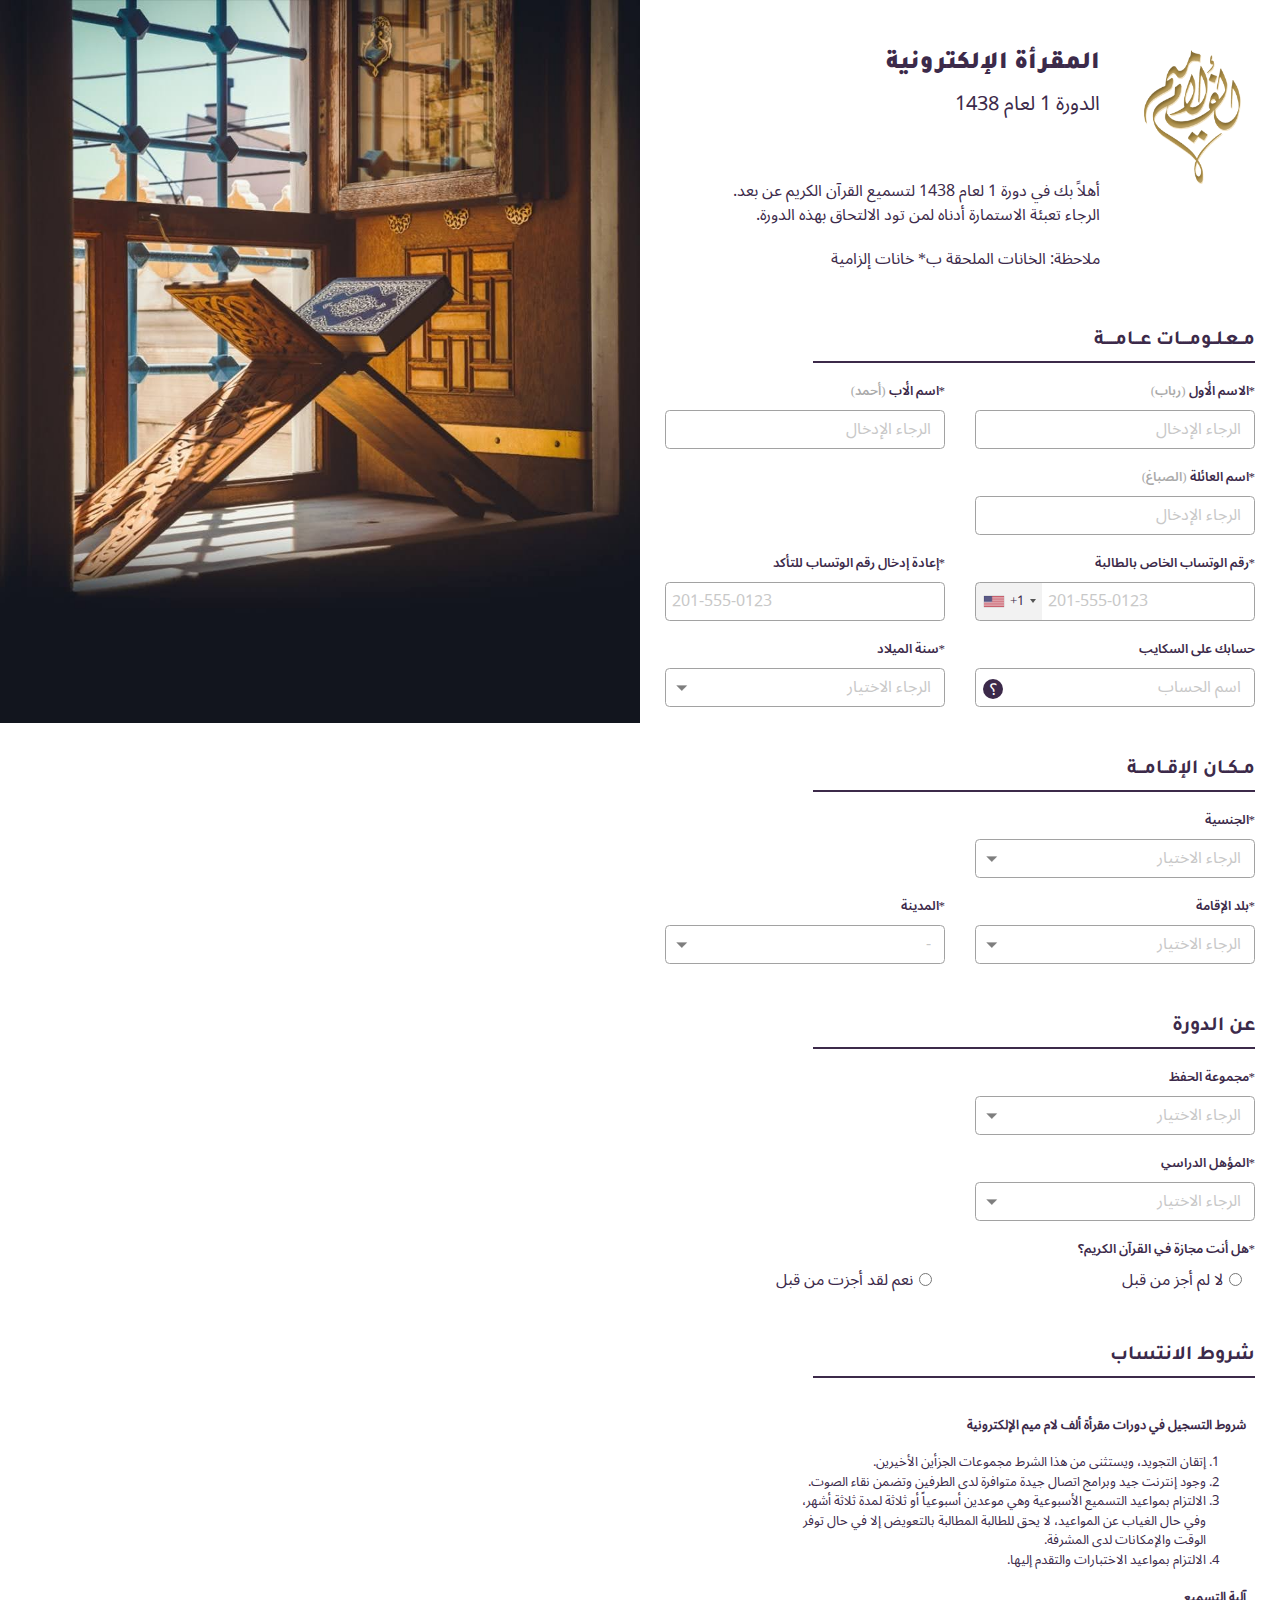
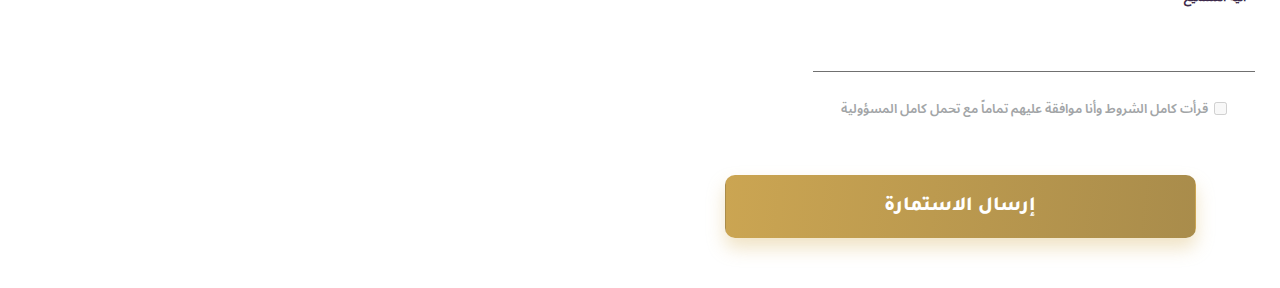
<file: index.html>
<!DOCTYPE HTML>
<html lang="ar">

<head>
    <meta charset="utf-8" />
    <meta http-equiv="X-UA-Compatible" content="IE=edge" />
    <meta name="viewport" content="width=device-width, initial-scale=1" />
    <title>
        ALM
    </title>
    <!--  bootstrap  -->
    <link rel="stylesheet" href="css/bootstrap.min.css" />
    <!--  sumo select  -->
    <link rel="stylesheet" href="css/sumoselect.min.css" />
    <!--  intlTelInput  -->
    <link rel="stylesheet" href="css/intlTelInput.min.css">
    <!--  country region select  -->
    <!-- link to ar language po file -->
    <link rel="gettext" type="application/x-po" href="languages/ar/LC_MESSAGES/ar.po" />
    <!--  main css style file  -->
    <link rel="stylesheet" href="css/style.css" />

    <!-- HTML5 Shim and Respond.js IE8 support of HTML5 elements and media queries -->
    <!--[if lt IE 9]>
    <script src="https://oss.maxcdn.com/html5shiv/3.7.3/html5shiv.min.js"></script>
    <script src="https://oss.maxcdn.com/respond/1.4.2/respond.min.js"></script>
    <![endif]-->
</head>

<body class="register-page">
    <section class="loading-overlay" style="display: block">
        <div class="spinner">
            <div class="dot1"></div>
            <div class="dot2"></div>
        </div>
    </section>

    <div class="page-content-wrapper">
        <div class="container">
            <header>
                <div class="row mb-5">
                    <div class="col-3">
                        <div class="logo-wrapper">
                            <a class="logo-link" href="#">
                                <img src="images/alm.png" class="logo" />
                            </a>
                        </div>
                    </div>
                    <div class="col">
                        <h2 class="title">المقرأة الإلكترونية</h2>
                        <div class="course">الدورة 1 لعام 1438</div>
                        <p class="details">
                            أهلاً بك في دورة 1 لعام 1438 لتسميع القرآن الكريم عن بعد.
                            <br>الرجاء تعبئة الاستمارة أدناه لمن تود الالتحاق بهذه الدورة.
                        </p>
                        <small class="star-note">ملاحظة: الخانات الملحقة ب* خانات إلزامية</small>
                    </div>
                </div>
            </header>

            <form id="register-form" class="needs-validation" novalidate autocomplete="off">
                <div id="error-message" class="text-danger mb-2 d-none">*الرجاء التحقق من المعلومات المدخلة</div>
                <input type="hidden" name="id">
                <section>
                    <div class="section-header">
                        <div class="title"> مــعـلــومــــات عـــامـــــة</div>
                        <hr>
                    </div>
                    <div class="row">
                        <div class="form-group col-md-6">
                            <label for="first_name">الاسم الأول <span class="name-example">(رباب)</span>*</label>
                            <input type="text" class="form-control" id="first_name" name="first_name" placeholder="الرجاء الإدخال" maxlength="20" required>
                            <div class="field-error-msg d-none"></div>
                        </div>
                        <div class="form-group col-md-6">
                            <label for="father_name">اسم الأب <span class="name-example">(أحمد)</span>*</label>
                            <input type="text" class="form-control" id="father_name" name="father_name" placeholder="الرجاء الإدخال" maxlength="20" required>
                            <div class="field-error-msg d-none"></div>
                        </div>
                        <div class="form-group col-md-6">
                            <label for="last_name">اسم العائلة <span class="name-example">(الصباغ)</span>*</label>
                            <input type="text" class="form-control" id="last_name" name="last_name" placeholder="الرجاء الإدخال" maxlength="20" required>
                            <div class="field-error-msg d-none"></div>
                        </div>
                        <div class="w-100"></div>
                        <div class="form-group col-md-6">
                            <label for="phone">رقم الوتساب الخاص بالطالبة*</label>
                            <input type="tel" class="form-control phone-input" id="phone" name="phoneNoCode" maxlength="15" required>
                            <span id="valid-msg" class="d-none">✓ الرقم صحيح</span>
                            <span id="error-msg" class="d-none"></span>
                            <div class="field-error-msg d-none"></div>
                        </div>
                        <div class="form-group col-md-6">
                            <label for="">إعادة إدخال رقم الوتساب للتأكد*</label>
                            <input type="tel" class="form-control phone-input" id="phone-confirm" placeholder="" name="" maxlength="15" required>
                            <div class="field-error-msg d-none"></div>
                        </div>

                        <div class="col-12 mb-3 mt-n3 d-none">
                            <div id="phone-match-note" class="text-danger"></div>
                        </div>

                        <div class="form-group col-md-6">
                            <label for="">حسابك على السكايب</label>
                            <input type="text" class="form-control" id="" name="skype" placeholder="اسم الحساب">
                            <img src="images/Question%20Mark.svg" class="info-icon" alt="Details" data-toggle="tooltip" data-placement="bottom" title="إن كان سكايب غير متوفر يرجى تزويدنا ببريدك الإلكتروني">
                        </div>
                        <div class="form-group col-md-6">
                            <label for="">سنة الميلاد*</label>
                            <select name="birthday" class="sumo-select form-control" id="birthday-select" required placeholder="الرجاء الاختيار">
                                <option selected disabled class="d-none" value=""></option>
                            </select>
                        </div>
                    </div>
                </section>

                <section>
                    <div class="section-header">
                        <div class="title"> مــكــان الإقــامـــة</div>
                        <hr>
                    </div>
                    <div class="row">
                        <div class="form-group col-md-6">
                            <label for="">الجنسية*</label>
                            <select name="nationality" id="nationality-select" class="form-control sumo-select-search" required placeholder="الرجاء الاختيار">
                                <option selected disabled class="d-none" value=""></option>
                            </select>
                        </div>
                        <div class="w-100"></div>
                        <div class="form-group col-md-6">
                            <label for="">بلد الإقامة*</label>
                            <select name="country" id="country-select" class="form-control sumo-select-search" required placeholder="الرجاء الاختيار">
                                <option selected disabled class="d-none" value=""></option>
                            </select>
                        </div>
                        <div class="form-group col-md-6">
                            <label for="">المدينة*</label>
                            <select name="city" id="city-select" class="form-control sumo-select-search" required placeholder="-">
                                <option selected disabled class="d-none" value=""></option>
                            </select>
                        </div>
                    </div>
                </section>

                <section>
                    <div class="section-header">
                        <div class="title"> عن الدورة</div>
                        <hr>
                    </div>
                    <div class="row">
                        <div class="form-group col-md-6">
                            <label for="">مجموعة الحفظ*</label>
                            <select name="quranSubject" class="sumo-select form-control" id="subject-select" placeholder="الرجاء الاختيار" required>
                                <option selected disabled class="d-none" value=""></option>
                                
                            </select>
                        </div>
                        <div class="form-group col-md-6 d-none" id="part-wrapper">
                            <label for="" class="d-block">من الجزء*</label>
                            <select name="part" class="sumo-select form-control" id="from-part-select" placeholder="10" required>
                                <option selected class="d-none" value=""></option>
                            
                            </select>
                            <span id="part-error">الرجاء إدخال قيمة صحيحة</span><span id="to-part-text">إلى الجزء</span> <span id="to-part"></span>
                        </div>
                        <div class="w-100"></div>

                        <div class="form-group col-md-6">
                            <label for="">المؤهل الدراسي*</label>
                            <select name="study" class="sumo-select form-control" id="study-select" placeholder="الرجاء الاختيار" required>
                                <option selected disabled class="d-none" value=""></option>
                                <option value="1">لا يوجد</option>
                                <option value="6">شهادة إبتدائية</option>
                                <option value="2">شهادة إعدادية</option>
                                <option value="3">شهادة الثانوية العامة</option>
                                <option value="4">إجازة جامعية</option>
                                <option value="5">دراسات عليا</option>
                            </select>
                        </div>
                        <div class="form-group col-md-6 d-none" id="study-sp-wrapper">
                            <label for="study-sp">الاختصاص</label>
                            <input type="text" class="form-control" id="study-sp" name="specialization" placeholder="الرجاء الإدخال">
                            <div class="field-error-msg d-none"></div>
                        </div>
                        <div class="w-100"></div>
                        <div class="form-group col-12">
                            <label class="d-block">هل أنت مجازة في القرآن الكريم؟*</label>
                            <div class="row">
                                <div class="col-md-6 mb-2 mb-md-0">
                                    <div class="form-check form-check-inline">
                                        <input class="form-check-input" type="radio" name="holy_quran" id="holy_quran1" value="1" required>
                                        <label class="form-check-label radio-text" for="holy_quran1">نعم لقد أجزت من قبل</label>
                                    </div>
                                </div>
                                <div class="col-md-6">
                                    <div class="form-check form-check-inline">
                                        <input class="form-check-input" type="radio" name="holy_quran" id="holy_quran2" value="0">
                                        <label class="form-check-label radio-text" for="holy_quran2">لا لم أجز من قبل</label>
                                    </div>
                                </div>
                            </div>
                        </div>
                    </div>
                </section>
                <section class="mb-5">
                    <div class="section-header">
                        <div class="title">
                            شروط الانتساب
                            <hr>
                        </div>
                    </div>
                    
                    <div id="policies" class="policies px-2" style="direction: rtl;">
                        <div class="field-error-msg d-none"></div>
                        <p>
                            <strong>شروط التسجيل في دورات مقرأة ألف لام ميم الإلكترونية</strong>
                        </p>
                        <ol type="1" >
                            <li>إتقان التجويد، ويستثنى من هذا الشرط مجموعات الجزأين الأخيرين.</li>
                            <li>وجود إنترنت جيد وبرامج اتصال جيدة متوافرة لدى الطرفين وتضمن نقاء الصوت.</li>
                            <li>الالتزام بمواعيد التسميع الأسبوعية وهي موعدين أسبوعياً أو ثلاثة لمدة ثلاثة أشهر، وفي حال الغياب عن المواعيد، لا يحق للطالبة المطالبة بالتعويض إلا في حال توفر الوقت والإمكانات لدى المشرفة.</li>
                            <li>الالتزام بمواعيد الاختبارات والتقدم إليها.</li>
                        </ol>
                        <p>
                            <strong>آلية التسميع</strong>
                        </p>
                        <ul>
                            <li>يتم تحديد موعدين أو ثلاثة مواعيد لكل طالبة لتسميع المقرر غيباً بالتنسيق بين المشرفة والطالبة مع مراعاة التوقيت المحلي لكل بلد.</li>
                            <li>مدة كل موعد 15 دقيقة.</li>
                            <li>كون الاتصال للتسميع غيباً من الطالبة إلى المعلمة.</li>
                        </ul>
                        <p>
                            <strong>الاختبارات</strong>
                        </p>
                        <div>لدورات الحفظ والتثبيت اختبار نهائي بغرض جمع المحفوظ وتثبيته
                        </div>
                           <ul>
                            <li>تكون مدة الاختبار 15 دقيقة وعلى الطالبة الإجابة على 4 أسئلة من مقررها غيباً باستخدام برامج تكفل وصول الصوت نقياً.</li>
                            <li>يحق للجنة الاختبار طلب فتح الكاميرا.</li>
                            <li>درجة النجاح 80 درجة.</li>
                        </ul>
                        <p>
                            <strong>تنبيهات هامة</strong>
                        </p>
                        <ul>
                            <li>يحسن الالتزام بتوزيع المنهاج المقرر وعدم التقصير.</li>
                            <li>تمنع الأحاديث الجانبية أو التواصل مع المشرفة أو أفراد المجموعة بمواضيع شخصية.</li>
                            <li>يمنع منعاً باتاً إرسال رسائل فوائد أو وضع صور أو مواعظ أو مقاطع فيديو على العام أو على الخاص.</li>
                            <li>الطالبة المنسحبة والمتخلفة عن الاختبار لايحق لها الرجوع للدورة ولا التسجيل في التي تليها.</li>
                            <li>تفصل الطالبة في حال الغياب الطويل غير المبرر.</li>
                        </ul>
                    </div>
                    <hr class="policies-line">
                    <div class="form-group col-12">
                        <div class="form-check form-check-inline">
                            <input class="form-check-input" type="checkbox" id="accept" value="1" required disabled>
                            <label class="form-check-label accept-label" for="accept">قرأت كامل الشروط وأنا موافقة عليهم تماماً مع تحمل كامل المسؤولية</label>
                        </div>
                    </div>
                </section>
                <div class="text-center">
                    <button type="submit" class="btn btn-primary" form="register-form">إرسال الاستمارة</button>
                </div>
            </form>
        </div>
    </div>

    <!-- Success Modal -->
    <div id="success-modal" class="modal fade" tabindex="-1" data-backdrop="static" data-keyboard="false">
        <div class="modal-dialog modal-dialog-centered">
            <div class="modal-content">
                <div class="modal-header pb-0">
                   <img src="images/Success.svg" id="success-icon" class="modal-header-icon" alt="success">
                </div>
                <div class="modal-body text-center py-0">
                    <div class="mb-4 title">تم إرسال الاستمارة بنجاح</div>
                    <p class="text">تتمنى لك إدارة ألف لام ميم المثابرة بإذنه تعالى</p>
                </div>
                <div class="modal-footer mb-2">
                    <a href="#" role="button" class="btn btn-light">متابعة</a>
                </div>
            </div>
        </div>
    </div>
    
    <!-- Error Modal -->
    <div id="error-modal" class="modal fade" tabindex="-1" data-backdrop="static" data-keyboard="false">
        <div class="modal-dialog modal-dialog-centered">
            <div class="modal-content">
                <div class="modal-header pb-0">
                    <img src="images/Error.svg" id="error-icon" class="modal-header-icon" alt="Error">
                </div>
                <div class="modal-body text-center py-0">
                    <div class="mb-4 title">لم تتم عملية الإرسال بنجاح</div>
                    <p class="text"> الرجاء إعادة المحاولة لاحقاً</p>
                </div>
                <div class="modal-footer mb-2">
                    <a href="#" role="button" class="btn btn-light">تراجع</a>
                </div>
            </div>
        </div>
    </div>
    

    <!-- jQuery library -->
    <script src="js/jquery-3.5.1.min.js"></script>
<!--    <script src="//ajax.googleapis.com/ajax/libs/jquery/1.12.4/jquery.min.js"></script>-->
    <!--  bootstrap  -->
    <script src="js/popper.min.js"></script>
    <script src="js/bootstrap.min.js"></script>
    <!--  sumo select  -->
    <script src="js/jquery.sumoselect.min.js"></script>
    <!--  intlTelInput  -->
    <script src="js/intlTelInput.min.js"></script>
    <script>
        var input = document.querySelector("#phone");
        var iti = window.intlTelInput(input, {
            // any initialisation options go here
            preferredCountries: [],
            initialCountry: "auto",
            geoIpLookup: function(success, failure) {
                $.get("https://ipinfo.io", function() {}, "jsonp").always(function(resp) {
                    var countryCode = (resp && resp.country) ? resp.country : "us";
                    success(countryCode);
                });
            },
            utilsScript: "js/utils.js", //for formatting/placeholders etc
            separateDialCode: true,
            placeholderNumberType: 'MOBILE',
            hiddenInput: "phone", //Submitting the full international number
            customContainer: "phone-container"
        });
        
        //validate the telephone number
        var errorMsg = document.querySelector("#error-msg"),
            validMsg = document.querySelector("#valid-msg");

        // here, the index maps to the error code returned from getValidationError - see readme
        var errorMap = ["الرقم غير صحيح",
                        "مفتاح البلد غير متوفر", 
                        "رقم قصير", 
                        "رقم طويل",
                        "الرقم غير صحيح"];

        var reset = function() {
            input.classList.remove("error");
            errorMsg.innerHTML = "";
            errorMsg.classList.add("d-none");
            validMsg.classList.add("d-none");
        };

        // on blur: validate
        input.addEventListener('blur', function() {
            reset();
            if (input.value.trim()) {
                if (iti.isValidNumber()) {
                    validMsg.classList.remove("d-none");
                } else {
                    input.classList.add("error");
                    var errorCode = iti.getValidationError();
                    errorMsg.innerHTML = errorMap[errorCode];
                    errorMsg.classList.remove("d-none");
                }
            }
        });

        // on keyup / change flag: reset
        input.addEventListener('change', reset);
        input.addEventListener('keyup', reset);
        /////////////////////////////////////////
        //for phone confirm
        var input2 = document.querySelector("#phone-confirm");
        var iti2 = window.intlTelInput(input2, {
            // any initialisation options go here
            preferredCountries: [],
            initialCountry: "auto",
            utilsScript: "js/utils.js", //for formatting/placeholders etc
            separateDialCode: true,
            placeholderNumberType: 'MOBILE',
            //hiddenInput: "phone", //Submitting the full international number
            allowDropdown: false,
            customContainer: "phone-confirm-container"
        });
        
        // listen to the telephone input for changes
        input.addEventListener('countrychange', function(e) {
//            addressDropdown.value = iti.getSelectedCountryData().iso2;
            //setCountry
            iti2.setCountry(iti.getSelectedCountryData().iso2);
        });

    </script>
    <!--  country region select  -->
    <!--  for ar country language  -->
    <script src="js/Gettext.js"></script>
    <script src="js/countryRegion.js"></script>
    <script>
        $(document).ready(function() {
            //initialize sumo select 
            $(".sumo-select").SumoSelect();
            $(".sumo-select-search").SumoSelect({
                search: true,
                searchText: 'بحث...',
                noMatch : 'لا يوجد نتائج مطابقة لـ "{0}"',
                floatWidth: 200,
                forceCustomRendering: true
            });
        });
    </script>
    <!--  main js file  -->
    <script src="js/script.js"></script>
</body></html>
</file>
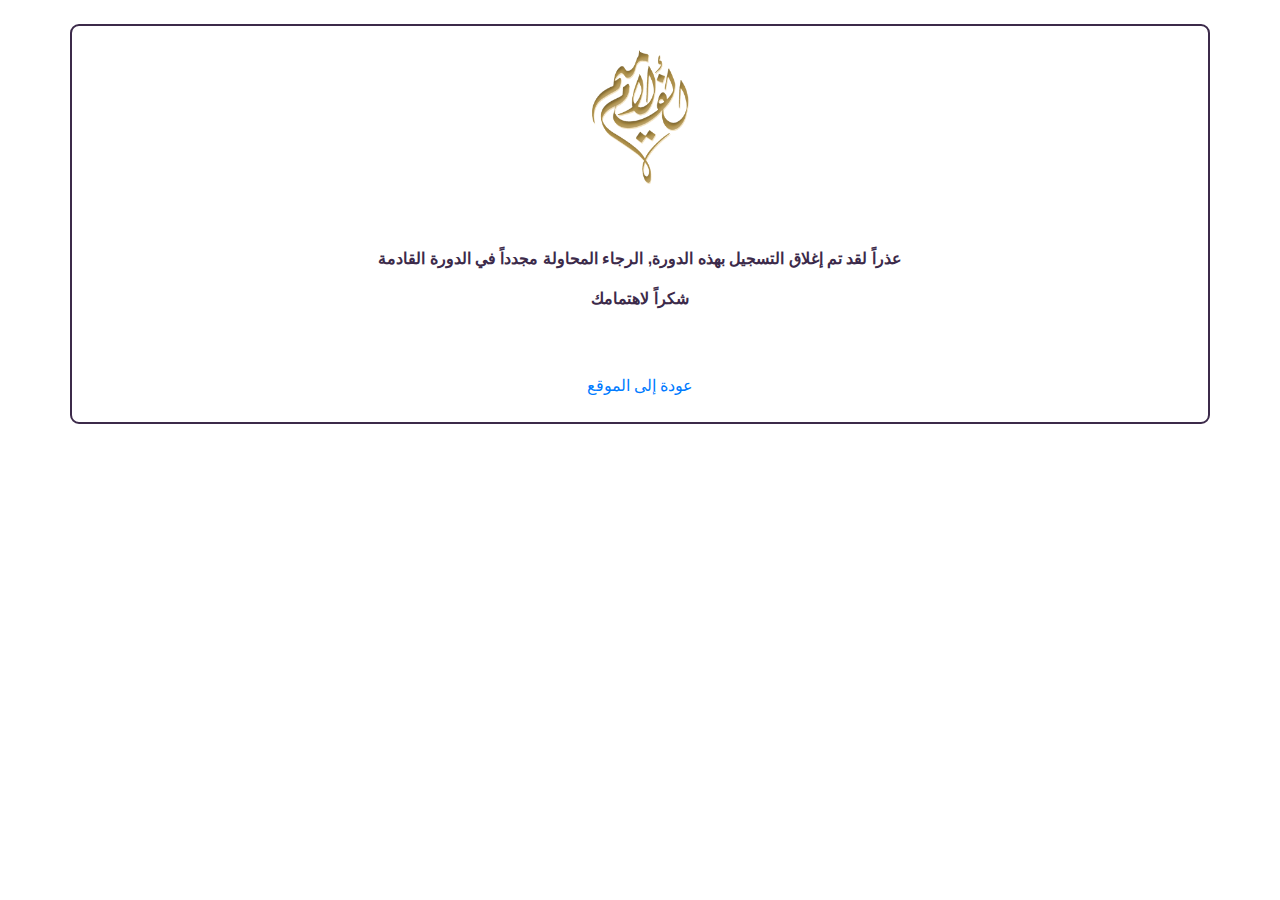
<file: message.html>
<!DOCTYPE HTML>
<html lang="ar">

    <head>
    <meta charset="utf-8" />
    <meta http-equiv="X-UA-Compatible" content="IE=edge" />
    <meta name="viewport" content="width=device-width, initial-scale=1" />
    <title>
        ALM
    </title>
    <!--  bootstrap  -->
    <link rel="stylesheet" href="css/bootstrap.min.css" />

    <!-- HTML5 Shim and Respond.js IE8 support of HTML5 elements and media queries -->
    <!--[if lt IE 9]>
<script src="https://oss.maxcdn.com/html5shiv/3.7.3/html5shiv.min.js"></script>
<script src="https://oss.maxcdn.com/respond/1.4.2/respond.min.js"></script>
<![endif]-->

    <style>
        html,
        body {
            text-align: right;
            font-size: 16px;
            color: #3C2A4A
        }
        .container{
            border: 2px solid #3C2A4A;
            border-radius: 9px;
        }
        .logo {
            width: 97px;
            max-width: 100%;
            margin: auto
        }

        .text {
            padding: 15px;
/*            border: 2px solid #3C2A4A;*/
            border-radius: 9px;
            font-weight: bold
        }

        .return-link {}
    </style>
</head>

<body>

    <div class="page-content-wrapper my-4">
        <div class="container p-2 py-4">
            <div class="logo-wrapper text-center">
                <a class="logo-link" href="#">
                    <img src="images/alm.png" class="logo" />
                </a>
            </div>
            <div class="text my-5 py-s4 text-center">
                <div class="mb-3">عذراً لقد تم إغلاق التسجيل بهذه الدورة, الرجاء المحاولة مجدداً في الدورة القادمة</div>
                
                شكراً لاهتمامك
            </div>
            <div class="text-center mt-5">
                <a href="#" id="return-link">عودة إلى الموقع</a>
            </div>
        </div>
    </div>

    <!-- jQuery library -->
    <script src="js/jquery-3.5.1.min.js"></script>
    <script src="js/bootstrap.min.js"></script>
</body></html>
</file>
<file: css/style.css>
@font-face{font-family:"NotoSansArabic-Regular";src:url("../fonts/NotoSansArabic-Regular.ttf")}@font-face{font-family:"NotoSansArabic-SemiBold";src:url("../fonts/NotoSansArabicUI-SemiBold.ttf")}@font-face{font-family:"Tajawal-Black";src:url("../fonts/Tajawal-Black.ttf")}@font-face{font-family:"Tajawal-Bold";src:url("../fonts/Tajawal-Bold.ttf")}@font-face{font-family:"Tajawal-ExtraBold";src:url("../fonts/Tajawal-ExtraBold.ttf")}.loading-overlay{background-color:rgba(255,255,255,0.7);position:fixed;left:0;top:0;width:100%;height:100%;z-index:1051;display:none}.spinner{margin:auto;width:60px;height:60px;position:relative;top:38vh;text-align:center;-webkit-animation:sk-rotate 2.0s infinite linear;animation:sk-rotate 2.0s infinite linear}.dot1,.dot2{width:60%;height:60%;display:inline-block;position:absolute;top:0;background-color:#efbf32;border-radius:100%;-webkit-animation:sk-bounce 2.0s infinite ease-in-out;animation:sk-bounce 2.0s infinite ease-in-out}.dot2{top:auto;bottom:0;-webkit-animation-delay:-1.0s;animation-delay:-1.0s}@-webkit-keyframes sk-rotate{100%{-webkit-transform:rotate(360deg)}}@keyframes sk-rotate{100%{transform:rotate(360deg);-webkit-transform:rotate(360deg)}}@-webkit-keyframes sk-bounce{0%,100%{-webkit-transform:scale(0)}50%{-webkit-transform:scale(1)}}@keyframes sk-bounce{0%,100%{transform:scale(0);-webkit-transform:scale(0)}50%{transform:scale(1);-webkit-transform:scale(1)}}html,body{font-family:"NotoSansArabic-Regular","sans-serif";font-size:18px;padding:0px;margin:0px;color:#3C2A4A}.form-control::-webkit-input-placeholder{color:#C8C8C8;opacity:1}.form-control::-moz-placeholder{color:#C8C8C8;opacity:1}.form-control:-ms-input-placeholder{color:#C8C8C8;opacity:1}.form-control::-ms-input-placeholder{color:#C8C8C8;opacity:1}.form-control::placeholder{color:#C8C8C8;opacity:1}.form-control{font-size:16px;color:#000;border-color:#A2A2A2}.form-control:hover{border-color:#706F6F}.form-control:focus{border-color:#000}.form-control:disabled{border-color:#CECECE}.form-control.is-valid,.was-validated .form-control:valid,.form-control.is-invalid,.was-validated .form-control:invalid{padding-right:.75rem;background:none}.form-control.is-valid,.was-validated .form-control:valid{border-color:#A2A2A2}.form-control.is-valid:hover,.was-validated .form-control:valid:hover{border-color:#706F6F}.form-control.is-valid:focus,.was-validated .form-control:valid:focus{border-color:#000;box-shadow:none}.form-control.is-valid:disabled,.was-validated .form-control:valid:disabled{border-color:#CECECE}.form-check-input.is-valid ~ .form-check-label,.was-validated .form-check-input:valid ~ .form-check-label{color:#3C2A4A}.invalid-feedback{font-size:100%}.SumoSelect{min-width:200px;width:auto;vertical-align:sub}.SumoSelect>.CaptionCont{border-color:#A2A2A2;display:block !important;height:calc(1.5em + .75rem + 2px);padding:.375rem .75rem;font-size:16px;font-weight:400;line-height:1.5;background-color:#fff;background-clip:padding-box;border-radius:.25rem;transition:border-color .15s ease-in-out, box-shadow .15s ease-in-out}.SumoSelect>.CaptionCont>label{margin:0}.SumoSelect>.CaptionCont>label>i{opacity:.5}.SumoSelect.open>.CaptionCont,.SumoSelect:focus>.CaptionCont,.SumoSelect:hover>.CaptionCont{box-shadow:none;border-color:#706F6F}.SumoSelect.open>.CaptionCont>label>i,.SumoSelect:focus>.CaptionCont>label>i,.SumoSelect:hover>.CaptionCont>label>i{opacity:.8}.SumoSelect:hover{cursor:pointer}.SumoSelect:hover .CaptionCont>span,.SumoSelect:hover .CaptionCont>label{cursor:pointer}.SumoSelect>.CaptionCont>span.placeholder{font-style:normal;color:#C8C8C8}.SumoSelect{width:100%;max-width:auto;min-width:100px}.SumoSelect .select-all>label,.SumoSelect>.CaptionCont,.SumoSelect>.optWrapper>.options li.opt label{margin-bottom:0}.CaptionCont.sumo-invalid{border-color:#dc3545}.iti{width:100%;direction:ltr}.phone-confirm-container .iti__flag-container{display:none}.phone-confirm-container input{padding-left:13px}#error-msg{color:#dc3545}#valid-msg{color:#28a745}input.error{border:1px solid #dc3545 !important}@media (min-width: 768px){.iti__country-list{white-space:nowrap;max-width:295px}.iti__country-list li{max-width:275px;overflow-x:hidden;text-overflow:ellipsis}}@media (max-width: 500px){.iti__country-list{white-space:normal}}html,body{text-align:right}.SumoSelect>.CaptionCont>span{padding-right:0;padding-left:30px}.SumoSelect>.CaptionCont>label{left:0;right:auto}.row{flex-direction:row-reverse}.form-group{direction:rtl}.form-group .phone-input{direction:ltr}.form-group label{direction:ltr}.form-check-inline .form-check-input{margin-right:0;margin-left:.3125rem}input.form-control:focus{box-shadow:none}.btn.btn-primary:focus,.btn.btn-primary:active{box-shadow:0 0 0 0.2rem rgba(72,180,97,0.5);outline:none;border-color:#000}.register-page{background-size:100%;background-attachment:fixed;background-position:top left;background-repeat:no-repeat;background-image:url(../images/Desktop%20From%20BG.jpg)}.register-page .page-content-wrapper{width:50%;margin-left:auto;padding:50px 10px;background-color:#fff}.register-page header .title{font-family:"Tajawal-Black","sans-serif";font-size:25px}.register-page header .course{font-size:20px;margin-bottom:60px}.register-page header .details{font-size:16px;margin-bottom:18px;direction:rtl}.register-page header .star-note{font-size:16px}.register-page .logo-wrapper{text-align:center}.register-page .logo-wrapper .logo{width:97px;max-width:100%;margin:auto}.register-page section{margin-bottom:30px;font-size:13px}.register-page section .title{font-size:20px;font-family:"Tajawal-Bold","sans-serif"}.register-page .section-header hr{width:75%;margin-right:0;margin-top:5px;border-top:2px solid #3C2A4A}.register-page #error-message{font-size:16px;direction:rtl}.register-page .field-error-msg{color:#dc3545}.register-page .name-example{color:#aaa}.register-page form input{font-size:16px}.register-page form label{font-family:"NotoSansArabic-SemiBold","sans-serif"}.register-page form .form-check-label{font-family:"NotoSansArabic-Regular","sans-serif"}.register-page form .accept-label{font-family:"NotoSansArabic-SemiBold","sans-serif"}.register-page .form-check-input:disabled ~ .form-check-label,.register-page .form-check-input[disabled] ~ .form-check-label{color:#a2a5a7}.register-page .info-icon{position:absolute;bottom:8px;left:23px}.register-page #part-error{color:#dc3545}.register-page #part-wrapper .SumoSelect{display:inline;margin-left:10px}.register-page #part-wrapper .CaptionCont{display:inline-block !important}.register-page #part-wrapper .SumoSelect>.optWrapper{left:auto;right:30px;width:77px;top:18px}.register-page #to-part,.register-page #to-part-text{font-size:16px}.register-page .radio-text{font-size:16px}.register-page .form-check-label,.register-page .form-check-input{cursor:pointer}.register-page button[type="submit"]{background:#a98c4b;background:linear-gradient(276deg, #a98c4b 0%, #cba552 100%);box-shadow:0 10px 18px #D8B56661;width:471px;max-width:100%;height:63px;border-color:transparent;font-family:"Tajawal-ExtraBold","sans-serif";border-radius:10px;font-size:20px}.register-page .phone-match-note{font-size:0.8rem;color:#fff;display:inline-block;padding:0 10px;border-radius:2em}.register-page .policies{height:200px;width:80%;padding-right:15px;margin-left:auto;margin-top:38px;overflow-y:scroll}.register-page .policies-line{width:75%;margin-right:0;margin-top:55px;margin-bottom:27px;border-top:1px solid #707070}.register-page #success-modal .modal-content,.register-page #error-modal .modal-content{border-radius:1em}.register-page #success-modal .modal-header,.register-page #error-modal .modal-header{border:none}.register-page #success-modal .modal-header img,.register-page #error-modal .modal-header img{margin:auto;margin-bottom:25px}.register-page #success-modal .modal-header #error-icon,.register-page #error-modal .modal-header #error-icon{margin-top:-80px}.register-page #success-modal .modal-header #success-icon,.register-page #error-modal .modal-header #success-icon{margin-top:-62px}.register-page #success-modal .title,.register-page #error-modal .title{font-family:"Tajawal-Black","sans-serif";font-size:20px}.register-page #success-modal .text,.register-page #error-modal .text{font-family:"NotoSansArabic-Regular","sans-serif";font-size:16px}.register-page #success-modal .modal-footer,.register-page #error-modal .modal-footer{border:none;justify-content:center}.register-page #success-modal a[role="button"],.register-page #error-modal a[role="button"]{border:2px solid #3C2A4A;border-radius:2em;color:#3C2A4A;background-color:transparent;width:150px;max-width:100%;font-family:"Tajawal-ExtraBold","sans-serif";font-size:20px}@media (max-width: 991.98px){.register-page{background-image:none}.register-page .page-content-wrapper{width:100%;background-color:#EEE}.register-page header{font-size:16px}.register-page header .title{font-size:20px}.register-page header .course{margin-bottom:40px}.register-page .logo{width:40px}.register-page section{background-color:#fff;padding:30px;padding-top:calc(1rem + 10px);padding-bottom:10px;border-radius:15px}.register-page .section-header hr{width:100%}.register-page .policies{width:95%}}
</file>
<file: css/sumoselect.min.css>
.SelectClass,.SumoSelect.open .search-txt,.SumoUnder{position:absolute;-webkit-box-sizing:border-box;-moz-box-sizing:border-box;top:0;left:0}.SumoSelect p{margin:0}.SumoSelect{width:200px}.SelectBox{padding:5px 8px}.sumoStopScroll{overflow:hidden}.SumoSelect .hidden{display:none}.SumoSelect .search-txt{display:none;outline:0}.SumoSelect .no-match{display:none;padding:6px}.SumoSelect.open .search-txt{display:inline-block;width:100%;margin:0;padding:5px 8px;border:none;box-sizing:border-box;border-radius:5px}.SumoSelect.open>.search>label,.SumoSelect.open>.search>span{visibility:hidden}.SelectClass,.SumoUnder{right:0;height:100%;width:100%;border:none;box-sizing:border-box;-ms-filter:"progid:DXImageTransform.Microsoft.Alpha(Opacity=0)";filter:alpha(opacity=0);-moz-opacity:0;-khtml-opacity:0;opacity:0}.SelectClass{z-index:1}.SumoSelect .select-all>label,.SumoSelect>.CaptionCont,.SumoSelect>.optWrapper>.options li.opt label{user-select:none;-o-user-select:none;-moz-user-select:none;-khtml-user-select:none;-webkit-user-select:none}.SumoSelect{display:inline-block;position:relative;outline:0}.SumoSelect.open>.CaptionCont,.SumoSelect:focus>.CaptionCont,.SumoSelect:hover>.CaptionCont{box-shadow:0 0 2px #7799D0;border-color:#7799D0}.SumoSelect>.CaptionCont{position:relative;border:1px solid #A4A4A4;min-height:14px;background-color:#fff;border-radius:2px;margin:0}.SumoSelect>.CaptionCont>span{display:block;padding-right:30px;text-overflow:ellipsis;white-space:nowrap;overflow:hidden;cursor:default}.SumoSelect>.CaptionCont>span.placeholder{color:#ccc;font-style:italic}.SumoSelect>.CaptionCont>label{position:absolute;top:0;right:0;bottom:0;width:30px}.SumoSelect>.CaptionCont>label>i{background-image:url([data-uri]);background-position:center center;width:16px;height:16px;display:block;position:absolute;top:0;left:0;right:0;bottom:0;margin:auto;background-repeat:no-repeat;opacity:.8}.SumoSelect>.optWrapper{display:none;z-index:1000;top:30px;width:100%;position:absolute;left:0;-webkit-box-sizing:border-box;-moz-box-sizing:border-box;box-sizing:border-box;background:#fff;border:1px solid #ddd;box-shadow:2px 3px 3px rgba(0,0,0,.11);border-radius:3px;overflow:hidden}.SumoSelect.open>.optWrapper{top:35px;display:block}.SumoSelect.open>.optWrapper.up{top:auto;bottom:100%;margin-bottom:5px}.SumoSelect>.optWrapper ul{list-style:none;display:block;padding:0;margin:0;overflow:auto}.SumoSelect>.optWrapper>.options{border-radius:2px;position:relative;max-height:250px}.SumoSelect>.optWrapper.okCancelInMulti>.options{border-radius:2px 2px 0 0}.SumoSelect>.optWrapper.selall>.options{border-radius:0 0 2px 2px}.SumoSelect>.optWrapper.selall.okCancelInMulti>.options{border-radius:0}.SumoSelect>.optWrapper>.options li.group.disabled>label{opacity:.5}.SumoSelect>.optWrapper>.options li ul li.opt{padding-left:22px}.SumoSelect>.optWrapper.multiple>.options li ul li.opt{padding-left:50px}.SumoSelect>.optWrapper.isFloating>.options{max-height:100%;box-shadow:0 0 100px #595959}.SumoSelect>.optWrapper>.options li.opt{padding:6px;position:relative;border-bottom:1px solid #f5f5f5}.SumoSelect>.optWrapper>.options>li.opt:first-child{border-radius:2px 2px 0 0}.SumoSelect>.optWrapper.selall>.options>li.opt:first-child{border-radius:0}.SumoSelect>.optWrapper>.options>li.opt:last-child{border-radius:0 0 2px 2px;border-bottom:none}.SumoSelect>.optWrapper.okCancelInMulti>.options>li.opt:last-child{border-radius:0}.SumoSelect>.optWrapper>.options li.opt:hover{background-color:#E4E4E4}.SumoSelect .select-all.sel,.SumoSelect>.optWrapper>.options li.opt.sel{background-color:#a1c0e4}.SumoSelect>.optWrapper>.options li label{text-overflow:ellipsis;white-space:nowrap;overflow:hidden;display:block;cursor:pointer}.SumoSelect>.optWrapper>.options li span{display:none}.SumoSelect>.optWrapper>.options li.group>label{cursor:default;padding:8px 6px;font-weight:700}.SumoSelect>.optWrapper.isFloating{position:fixed;top:0;left:0;right:0;width:90%;bottom:0;margin:auto;max-height:90%}.SumoSelect>.optWrapper>.options li.opt.disabled{background-color:inherit;pointer-events:none}.SumoSelect>.optWrapper>.options li.opt.disabled *{-ms-filter:"progid:DXImageTransform.Microsoft.Alpha(Opacity=50)";filter:alpha(opacity=50);-moz-opacity:.5;-khtml-opacity:.5;opacity:.5}.SumoSelect>.optWrapper.multiple>.options li.opt{padding-left:35px;cursor:pointer}.SumoSelect .select-all>span,.SumoSelect>.optWrapper.multiple>.options li.opt span{position:absolute;display:block;width:30px;top:0;bottom:0;margin-left:-35px}.SumoSelect .select-all>span i,.SumoSelect>.optWrapper.multiple>.options li.opt span i{position:absolute;margin:auto;left:0;right:0;top:0;bottom:0;width:14px;height:14px;border:1px solid #AEAEAE;border-radius:2px;box-shadow:inset 0 1px 3px rgba(0,0,0,.15);background-color:#fff}.SumoSelect>.optWrapper>.MultiControls{display:none;border-top:1px solid #ddd;background-color:#fff;box-shadow:0 0 2px rgba(0,0,0,.13);border-radius:0 0 3px 3px}.SumoSelect>.optWrapper.multiple.isFloating>.MultiControls{display:block;margin-top:5px;position:absolute;bottom:0;width:100%}.SumoSelect>.optWrapper.multiple.okCancelInMulti>.MultiControls{display:block}.SumoSelect>.optWrapper.multiple.okCancelInMulti>.MultiControls>p{padding:6px}.SumoSelect>.optWrapper.multiple.okCancelInMulti>.MultiControls>p:focus{box-shadow:0 0 2px #a1c0e4;border-color:#a1c0e4;outline:0;background-color:#a1c0e4}.SumoSelect>.optWrapper.multiple>.MultiControls>p{display:inline-block;cursor:pointer;padding:12px;width:50%;box-sizing:border-box;text-align:center}.SumoSelect>.optWrapper.multiple>.MultiControls>p:hover{background-color:#f1f1f1}.SumoSelect>.optWrapper.multiple>.MultiControls>p.btnOk{border-right:1px solid #DBDBDB;border-radius:0 0 0 3px}.SumoSelect>.optWrapper.multiple>.MultiControls>p.btnCancel{border-radius:0 0 3px}.SumoSelect>.optWrapper.isFloating>.options li.opt{padding:12px 6px}.SumoSelect>.optWrapper.multiple.isFloating>.options li.opt{padding-left:35px}.SumoSelect>.optWrapper.multiple.isFloating{padding-bottom:43px}.SumoSelect .select-all.partial>span i,.SumoSelect .select-all.selected>span i,.SumoSelect>.optWrapper.multiple>.options li.opt.selected span i{background-color:#11a911;box-shadow:none;border-color:transparent;background-image:url([data-uri]);background-repeat:no-repeat;background-position:center center}.SumoSelect.disabled{opacity:.7;cursor:not-allowed}.SumoSelect.disabled>.CaptionCont{border-color:#ccc;box-shadow:none}.SumoSelect .select-all{border-radius:3px 3px 0 0;position:relative;border-bottom:1px solid #ddd;background-color:#fff;padding:8px 0 3px 35px;height:20px;cursor:pointer}.SumoSelect .select-all>label,.SumoSelect .select-all>span i{cursor:pointer}.SumoSelect .select-all.partial>span i{background-color:#ccc}.SumoSelect>.optWrapper>.options li.optGroup{padding-left:5px;text-decoration:underline}
</file>
<file: css/intlTelInput.min.css>
.iti{position:relative;display:inline-block}.iti *{box-sizing:border-box;-moz-box-sizing:border-box}.iti__hide{display:none}.iti__v-hide{visibility:hidden}.iti input,.iti input[type=tel],.iti input[type=text]{position:relative;z-index:0;margin-top:0!important;margin-bottom:0!important;padding-right:36px;margin-right:0}.iti__flag-container{position:absolute;top:0;bottom:0;right:0;padding:1px}.iti__selected-flag{z-index:1;position:relative;display:flex;align-items:center;height:100%;padding:0 6px 0 8px}.iti__arrow{margin-left:6px;width:0;height:0;border-left:3px solid transparent;border-right:3px solid transparent;border-top:4px solid #555}.iti__arrow--up{border-top:none;border-bottom:4px solid #555}.iti__country-list{position:absolute;z-index:2;list-style:none;text-align:left;padding:0;margin:0 0 0 -1px;box-shadow:1px 1px 4px rgba(0,0,0,.2);background-color:#fff;border:1px solid #ccc;white-space:nowrap;max-height:200px;overflow-y:scroll;-webkit-overflow-scrolling:touch}.iti__country-list--dropup{bottom:100%;margin-bottom:-1px}@media (max-width:500px){.iti__country-list{white-space:normal}}.iti__flag-box{display:inline-block;width:20px}.iti__divider{padding-bottom:5px;margin-bottom:5px;border-bottom:1px solid #ccc}.iti__country{padding:5px 10px;outline:0}.iti__dial-code{color:#999}.iti__country.iti__highlight{background-color:rgba(0,0,0,.05)}.iti__country-name,.iti__dial-code,.iti__flag-box{vertical-align:middle}.iti__country-name,.iti__flag-box{margin-right:6px}.iti--allow-dropdown input,.iti--allow-dropdown input[type=tel],.iti--allow-dropdown input[type=text],.iti--separate-dial-code input,.iti--separate-dial-code input[type=tel],.iti--separate-dial-code input[type=text]{padding-right:6px;padding-left:52px;margin-left:0}.iti--allow-dropdown .iti__flag-container,.iti--separate-dial-code .iti__flag-container{right:auto;left:0}.iti--allow-dropdown .iti__flag-container:hover{cursor:pointer}.iti--allow-dropdown .iti__flag-container:hover .iti__selected-flag{background-color:rgba(0,0,0,.05)}.iti--allow-dropdown input[disabled]+.iti__flag-container:hover,.iti--allow-dropdown input[readonly]+.iti__flag-container:hover{cursor:default}.iti--allow-dropdown input[disabled]+.iti__flag-container:hover .iti__selected-flag,.iti--allow-dropdown input[readonly]+.iti__flag-container:hover .iti__selected-flag{background-color:transparent}.iti--separate-dial-code .iti__selected-flag{background-color:rgba(0,0,0,.05)}.iti--separate-dial-code .iti__selected-dial-code{margin-left:6px}.iti--container{position:absolute;top:-1000px;left:-1000px;z-index:1060;padding:1px}.iti--container:hover{cursor:pointer}.iti-mobile .iti--container{top:30px;bottom:30px;left:30px;right:30px;position:fixed}.iti-mobile .iti__country-list{max-height:100%;width:100%}.iti-mobile .iti__country{padding:10px 10px;line-height:1.5em}.iti__flag{width:20px}.iti__flag.iti__be{width:18px}.iti__flag.iti__ch{width:15px}.iti__flag.iti__mc{width:19px}.iti__flag.iti__ne{width:18px}.iti__flag.iti__np{width:13px}.iti__flag.iti__va{width:15px}@media (-webkit-min-device-pixel-ratio:2),(min-resolution:192dpi){.iti__flag{background-size:5652px 15px}}.iti__flag.iti__ac{height:10px;background-position:0 0}.iti__flag.iti__ad{height:14px;background-position:-22px 0}.iti__flag.iti__ae{height:10px;background-position:-44px 0}.iti__flag.iti__af{height:14px;background-position:-66px 0}.iti__flag.iti__ag{height:14px;background-position:-88px 0}.iti__flag.iti__ai{height:10px;background-position:-110px 0}.iti__flag.iti__al{height:15px;background-position:-132px 0}.iti__flag.iti__am{height:10px;background-position:-154px 0}.iti__flag.iti__ao{height:14px;background-position:-176px 0}.iti__flag.iti__aq{height:14px;background-position:-198px 0}.iti__flag.iti__ar{height:13px;background-position:-220px 0}.iti__flag.iti__as{height:10px;background-position:-242px 0}.iti__flag.iti__at{height:14px;background-position:-264px 0}.iti__flag.iti__au{height:10px;background-position:-286px 0}.iti__flag.iti__aw{height:14px;background-position:-308px 0}.iti__flag.iti__ax{height:13px;background-position:-330px 0}.iti__flag.iti__az{height:10px;background-position:-352px 0}.iti__flag.iti__ba{height:10px;background-position:-374px 0}.iti__flag.iti__bb{height:14px;background-position:-396px 0}.iti__flag.iti__bd{height:12px;background-position:-418px 0}.iti__flag.iti__be{height:15px;background-position:-440px 0}.iti__flag.iti__bf{height:14px;background-position:-460px 0}.iti__flag.iti__bg{height:12px;background-position:-482px 0}.iti__flag.iti__bh{height:12px;background-position:-504px 0}.iti__flag.iti__bi{height:12px;background-position:-526px 0}.iti__flag.iti__bj{height:14px;background-position:-548px 0}.iti__flag.iti__bl{height:14px;background-position:-570px 0}.iti__flag.iti__bm{height:10px;background-position:-592px 0}.iti__flag.iti__bn{height:10px;background-position:-614px 0}.iti__flag.iti__bo{height:14px;background-position:-636px 0}.iti__flag.iti__bq{height:14px;background-position:-658px 0}.iti__flag.iti__br{height:14px;background-position:-680px 0}.iti__flag.iti__bs{height:10px;background-position:-702px 0}.iti__flag.iti__bt{height:14px;background-position:-724px 0}.iti__flag.iti__bv{height:15px;background-position:-746px 0}.iti__flag.iti__bw{height:14px;background-position:-768px 0}.iti__flag.iti__by{height:10px;background-position:-790px 0}.iti__flag.iti__bz{height:14px;background-position:-812px 0}.iti__flag.iti__ca{height:10px;background-position:-834px 0}.iti__flag.iti__cc{height:10px;background-position:-856px 0}.iti__flag.iti__cd{height:15px;background-position:-878px 0}.iti__flag.iti__cf{height:14px;background-position:-900px 0}.iti__flag.iti__cg{height:14px;background-position:-922px 0}.iti__flag.iti__ch{height:15px;background-position:-944px 0}.iti__flag.iti__ci{height:14px;background-position:-961px 0}.iti__flag.iti__ck{height:10px;background-position:-983px 0}.iti__flag.iti__cl{height:14px;background-position:-1005px 0}.iti__flag.iti__cm{height:14px;background-position:-1027px 0}.iti__flag.iti__cn{height:14px;background-position:-1049px 0}.iti__flag.iti__co{height:14px;background-position:-1071px 0}.iti__flag.iti__cp{height:14px;background-position:-1093px 0}.iti__flag.iti__cr{height:12px;background-position:-1115px 0}.iti__flag.iti__cu{height:10px;background-position:-1137px 0}.iti__flag.iti__cv{height:12px;background-position:-1159px 0}.iti__flag.iti__cw{height:14px;background-position:-1181px 0}.iti__flag.iti__cx{height:10px;background-position:-1203px 0}.iti__flag.iti__cy{height:14px;background-position:-1225px 0}.iti__flag.iti__cz{height:14px;background-position:-1247px 0}.iti__flag.iti__de{height:12px;background-position:-1269px 0}.iti__flag.iti__dg{height:10px;background-position:-1291px 0}.iti__flag.iti__dj{height:14px;background-position:-1313px 0}.iti__flag.iti__dk{height:15px;background-position:-1335px 0}.iti__flag.iti__dm{height:10px;background-position:-1357px 0}.iti__flag.iti__do{height:14px;background-position:-1379px 0}.iti__flag.iti__dz{height:14px;background-position:-1401px 0}.iti__flag.iti__ea{height:14px;background-position:-1423px 0}.iti__flag.iti__ec{height:14px;background-position:-1445px 0}.iti__flag.iti__ee{height:13px;background-position:-1467px 0}.iti__flag.iti__eg{height:14px;background-position:-1489px 0}.iti__flag.iti__eh{height:10px;background-position:-1511px 0}.iti__flag.iti__er{height:10px;background-position:-1533px 0}.iti__flag.iti__es{height:14px;background-position:-1555px 0}.iti__flag.iti__et{height:10px;background-position:-1577px 0}.iti__flag.iti__eu{height:14px;background-position:-1599px 0}.iti__flag.iti__fi{height:12px;background-position:-1621px 0}.iti__flag.iti__fj{height:10px;background-position:-1643px 0}.iti__flag.iti__fk{height:10px;background-position:-1665px 0}.iti__flag.iti__fm{height:11px;background-position:-1687px 0}.iti__flag.iti__fo{height:15px;background-position:-1709px 0}.iti__flag.iti__fr{height:14px;background-position:-1731px 0}.iti__flag.iti__ga{height:15px;background-position:-1753px 0}.iti__flag.iti__gb{height:10px;background-position:-1775px 0}.iti__flag.iti__gd{height:12px;background-position:-1797px 0}.iti__flag.iti__ge{height:14px;background-position:-1819px 0}.iti__flag.iti__gf{height:14px;background-position:-1841px 0}.iti__flag.iti__gg{height:14px;background-position:-1863px 0}.iti__flag.iti__gh{height:14px;background-position:-1885px 0}.iti__flag.iti__gi{height:10px;background-position:-1907px 0}.iti__flag.iti__gl{height:14px;background-position:-1929px 0}.iti__flag.iti__gm{height:14px;background-position:-1951px 0}.iti__flag.iti__gn{height:14px;background-position:-1973px 0}.iti__flag.iti__gp{height:14px;background-position:-1995px 0}.iti__flag.iti__gq{height:14px;background-position:-2017px 0}.iti__flag.iti__gr{height:14px;background-position:-2039px 0}.iti__flag.iti__gs{height:10px;background-position:-2061px 0}.iti__flag.iti__gt{height:13px;background-position:-2083px 0}.iti__flag.iti__gu{height:11px;background-position:-2105px 0}.iti__flag.iti__gw{height:10px;background-position:-2127px 0}.iti__flag.iti__gy{height:12px;background-position:-2149px 0}.iti__flag.iti__hk{height:14px;background-position:-2171px 0}.iti__flag.iti__hm{height:10px;background-position:-2193px 0}.iti__flag.iti__hn{height:10px;background-position:-2215px 0}.iti__flag.iti__hr{height:10px;background-position:-2237px 0}.iti__flag.iti__ht{height:12px;background-position:-2259px 0}.iti__flag.iti__hu{height:10px;background-position:-2281px 0}.iti__flag.iti__ic{height:14px;background-position:-2303px 0}.iti__flag.iti__id{height:14px;background-position:-2325px 0}.iti__flag.iti__ie{height:10px;background-position:-2347px 0}.iti__flag.iti__il{height:15px;background-position:-2369px 0}.iti__flag.iti__im{height:10px;background-position:-2391px 0}.iti__flag.iti__in{height:14px;background-position:-2413px 0}.iti__flag.iti__io{height:10px;background-position:-2435px 0}.iti__flag.iti__iq{height:14px;background-position:-2457px 0}.iti__flag.iti__ir{height:12px;background-position:-2479px 0}.iti__flag.iti__is{height:15px;background-position:-2501px 0}.iti__flag.iti__it{height:14px;background-position:-2523px 0}.iti__flag.iti__je{height:12px;background-position:-2545px 0}.iti__flag.iti__jm{height:10px;background-position:-2567px 0}.iti__flag.iti__jo{height:10px;background-position:-2589px 0}.iti__flag.iti__jp{height:14px;background-position:-2611px 0}.iti__flag.iti__ke{height:14px;background-position:-2633px 0}.iti__flag.iti__kg{height:12px;background-position:-2655px 0}.iti__flag.iti__kh{height:13px;background-position:-2677px 0}.iti__flag.iti__ki{height:10px;background-position:-2699px 0}.iti__flag.iti__km{height:12px;background-position:-2721px 0}.iti__flag.iti__kn{height:14px;background-position:-2743px 0}.iti__flag.iti__kp{height:10px;background-position:-2765px 0}.iti__flag.iti__kr{height:14px;background-position:-2787px 0}.iti__flag.iti__kw{height:10px;background-position:-2809px 0}.iti__flag.iti__ky{height:10px;background-position:-2831px 0}.iti__flag.iti__kz{height:10px;background-position:-2853px 0}.iti__flag.iti__la{height:14px;background-position:-2875px 0}.iti__flag.iti__lb{height:14px;background-position:-2897px 0}.iti__flag.iti__lc{height:10px;background-position:-2919px 0}.iti__flag.iti__li{height:12px;background-position:-2941px 0}.iti__flag.iti__lk{height:10px;background-position:-2963px 0}.iti__flag.iti__lr{height:11px;background-position:-2985px 0}.iti__flag.iti__ls{height:14px;background-position:-3007px 0}.iti__flag.iti__lt{height:12px;background-position:-3029px 0}.iti__flag.iti__lu{height:12px;background-position:-3051px 0}.iti__flag.iti__lv{height:10px;background-position:-3073px 0}.iti__flag.iti__ly{height:10px;background-position:-3095px 0}.iti__flag.iti__ma{height:14px;background-position:-3117px 0}.iti__flag.iti__mc{height:15px;background-position:-3139px 0}.iti__flag.iti__md{height:10px;background-position:-3160px 0}.iti__flag.iti__me{height:10px;background-position:-3182px 0}.iti__flag.iti__mf{height:14px;background-position:-3204px 0}.iti__flag.iti__mg{height:14px;background-position:-3226px 0}.iti__flag.iti__mh{height:11px;background-position:-3248px 0}.iti__flag.iti__mk{height:10px;background-position:-3270px 0}.iti__flag.iti__ml{height:14px;background-position:-3292px 0}.iti__flag.iti__mm{height:14px;background-position:-3314px 0}.iti__flag.iti__mn{height:10px;background-position:-3336px 0}.iti__flag.iti__mo{height:14px;background-position:-3358px 0}.iti__flag.iti__mp{height:10px;background-position:-3380px 0}.iti__flag.iti__mq{height:14px;background-position:-3402px 0}.iti__flag.iti__mr{height:14px;background-position:-3424px 0}.iti__flag.iti__ms{height:10px;background-position:-3446px 0}.iti__flag.iti__mt{height:14px;background-position:-3468px 0}.iti__flag.iti__mu{height:14px;background-position:-3490px 0}.iti__flag.iti__mv{height:14px;background-position:-3512px 0}.iti__flag.iti__mw{height:14px;background-position:-3534px 0}.iti__flag.iti__mx{height:12px;background-position:-3556px 0}.iti__flag.iti__my{height:10px;background-position:-3578px 0}.iti__flag.iti__mz{height:14px;background-position:-3600px 0}.iti__flag.iti__na{height:14px;background-position:-3622px 0}.iti__flag.iti__nc{height:10px;background-position:-3644px 0}.iti__flag.iti__ne{height:15px;background-position:-3666px 0}.iti__flag.iti__nf{height:10px;background-position:-3686px 0}.iti__flag.iti__ng{height:10px;background-position:-3708px 0}.iti__flag.iti__ni{height:12px;background-position:-3730px 0}.iti__flag.iti__nl{height:14px;background-position:-3752px 0}.iti__flag.iti__no{height:15px;background-position:-3774px 0}.iti__flag.iti__np{height:15px;background-position:-3796px 0}.iti__flag.iti__nr{height:10px;background-position:-3811px 0}.iti__flag.iti__nu{height:10px;background-position:-3833px 0}.iti__flag.iti__nz{height:10px;background-position:-3855px 0}.iti__flag.iti__om{height:10px;background-position:-3877px 0}.iti__flag.iti__pa{height:14px;background-position:-3899px 0}.iti__flag.iti__pe{height:14px;background-position:-3921px 0}.iti__flag.iti__pf{height:14px;background-position:-3943px 0}.iti__flag.iti__pg{height:15px;background-position:-3965px 0}.iti__flag.iti__ph{height:10px;background-position:-3987px 0}.iti__flag.iti__pk{height:14px;background-position:-4009px 0}.iti__flag.iti__pl{height:13px;background-position:-4031px 0}.iti__flag.iti__pm{height:14px;background-position:-4053px 0}.iti__flag.iti__pn{height:10px;background-position:-4075px 0}.iti__flag.iti__pr{height:14px;background-position:-4097px 0}.iti__flag.iti__ps{height:10px;background-position:-4119px 0}.iti__flag.iti__pt{height:14px;background-position:-4141px 0}.iti__flag.iti__pw{height:13px;background-position:-4163px 0}.iti__flag.iti__py{height:11px;background-position:-4185px 0}.iti__flag.iti__qa{height:8px;background-position:-4207px 0}.iti__flag.iti__re{height:14px;background-position:-4229px 0}.iti__flag.iti__ro{height:14px;background-position:-4251px 0}.iti__flag.iti__rs{height:14px;background-position:-4273px 0}.iti__flag.iti__ru{height:14px;background-position:-4295px 0}.iti__flag.iti__rw{height:14px;background-position:-4317px 0}.iti__flag.iti__sa{height:14px;background-position:-4339px 0}.iti__flag.iti__sb{height:10px;background-position:-4361px 0}.iti__flag.iti__sc{height:10px;background-position:-4383px 0}.iti__flag.iti__sd{height:10px;background-position:-4405px 0}.iti__flag.iti__se{height:13px;background-position:-4427px 0}.iti__flag.iti__sg{height:14px;background-position:-4449px 0}.iti__flag.iti__sh{height:10px;background-position:-4471px 0}.iti__flag.iti__si{height:10px;background-position:-4493px 0}.iti__flag.iti__sj{height:15px;background-position:-4515px 0}.iti__flag.iti__sk{height:14px;background-position:-4537px 0}.iti__flag.iti__sl{height:14px;background-position:-4559px 0}.iti__flag.iti__sm{height:15px;background-position:-4581px 0}.iti__flag.iti__sn{height:14px;background-position:-4603px 0}.iti__flag.iti__so{height:14px;background-position:-4625px 0}.iti__flag.iti__sr{height:14px;background-position:-4647px 0}.iti__flag.iti__ss{height:10px;background-position:-4669px 0}.iti__flag.iti__st{height:10px;background-position:-4691px 0}.iti__flag.iti__sv{height:12px;background-position:-4713px 0}.iti__flag.iti__sx{height:14px;background-position:-4735px 0}.iti__flag.iti__sy{height:14px;background-position:-4757px 0}.iti__flag.iti__sz{height:14px;background-position:-4779px 0}.iti__flag.iti__ta{height:10px;background-position:-4801px 0}.iti__flag.iti__tc{height:10px;background-position:-4823px 0}.iti__flag.iti__td{height:14px;background-position:-4845px 0}.iti__flag.iti__tf{height:14px;background-position:-4867px 0}.iti__flag.iti__tg{height:13px;background-position:-4889px 0}.iti__flag.iti__th{height:14px;background-position:-4911px 0}.iti__flag.iti__tj{height:10px;background-position:-4933px 0}.iti__flag.iti__tk{height:10px;background-position:-4955px 0}.iti__flag.iti__tl{height:10px;background-position:-4977px 0}.iti__flag.iti__tm{height:14px;background-position:-4999px 0}.iti__flag.iti__tn{height:14px;background-position:-5021px 0}.iti__flag.iti__to{height:10px;background-position:-5043px 0}.iti__flag.iti__tr{height:14px;background-position:-5065px 0}.iti__flag.iti__tt{height:12px;background-position:-5087px 0}.iti__flag.iti__tv{height:10px;background-position:-5109px 0}.iti__flag.iti__tw{height:14px;background-position:-5131px 0}.iti__flag.iti__tz{height:14px;background-position:-5153px 0}.iti__flag.iti__ua{height:14px;background-position:-5175px 0}.iti__flag.iti__ug{height:14px;background-position:-5197px 0}.iti__flag.iti__um{height:11px;background-position:-5219px 0}.iti__flag.iti__un{height:14px;background-position:-5241px 0}.iti__flag.iti__us{height:11px;background-position:-5263px 0}.iti__flag.iti__uy{height:14px;background-position:-5285px 0}.iti__flag.iti__uz{height:10px;background-position:-5307px 0}.iti__flag.iti__va{height:15px;background-position:-5329px 0}.iti__flag.iti__vc{height:14px;background-position:-5346px 0}.iti__flag.iti__ve{height:14px;background-position:-5368px 0}.iti__flag.iti__vg{height:10px;background-position:-5390px 0}.iti__flag.iti__vi{height:14px;background-position:-5412px 0}.iti__flag.iti__vn{height:14px;background-position:-5434px 0}.iti__flag.iti__vu{height:12px;background-position:-5456px 0}.iti__flag.iti__wf{height:14px;background-position:-5478px 0}.iti__flag.iti__ws{height:10px;background-position:-5500px 0}.iti__flag.iti__xk{height:15px;background-position:-5522px 0}.iti__flag.iti__ye{height:14px;background-position:-5544px 0}.iti__flag.iti__yt{height:14px;background-position:-5566px 0}.iti__flag.iti__za{height:14px;background-position:-5588px 0}.iti__flag.iti__zm{height:14px;background-position:-5610px 0}.iti__flag.iti__zw{height:10px;background-position:-5632px 0}.iti__flag{height:15px;box-shadow:0 0 1px 0 #888;background-image:url(../images/flags.png);background-repeat:no-repeat;background-color:#dbdbdb;background-position:20px 0}@media (-webkit-min-device-pixel-ratio:2),(min-resolution:192dpi){.iti__flag{background-image:url(../images/flags@2x.png)}}.iti__flag.iti__np{background-color:transparent}
</file>
